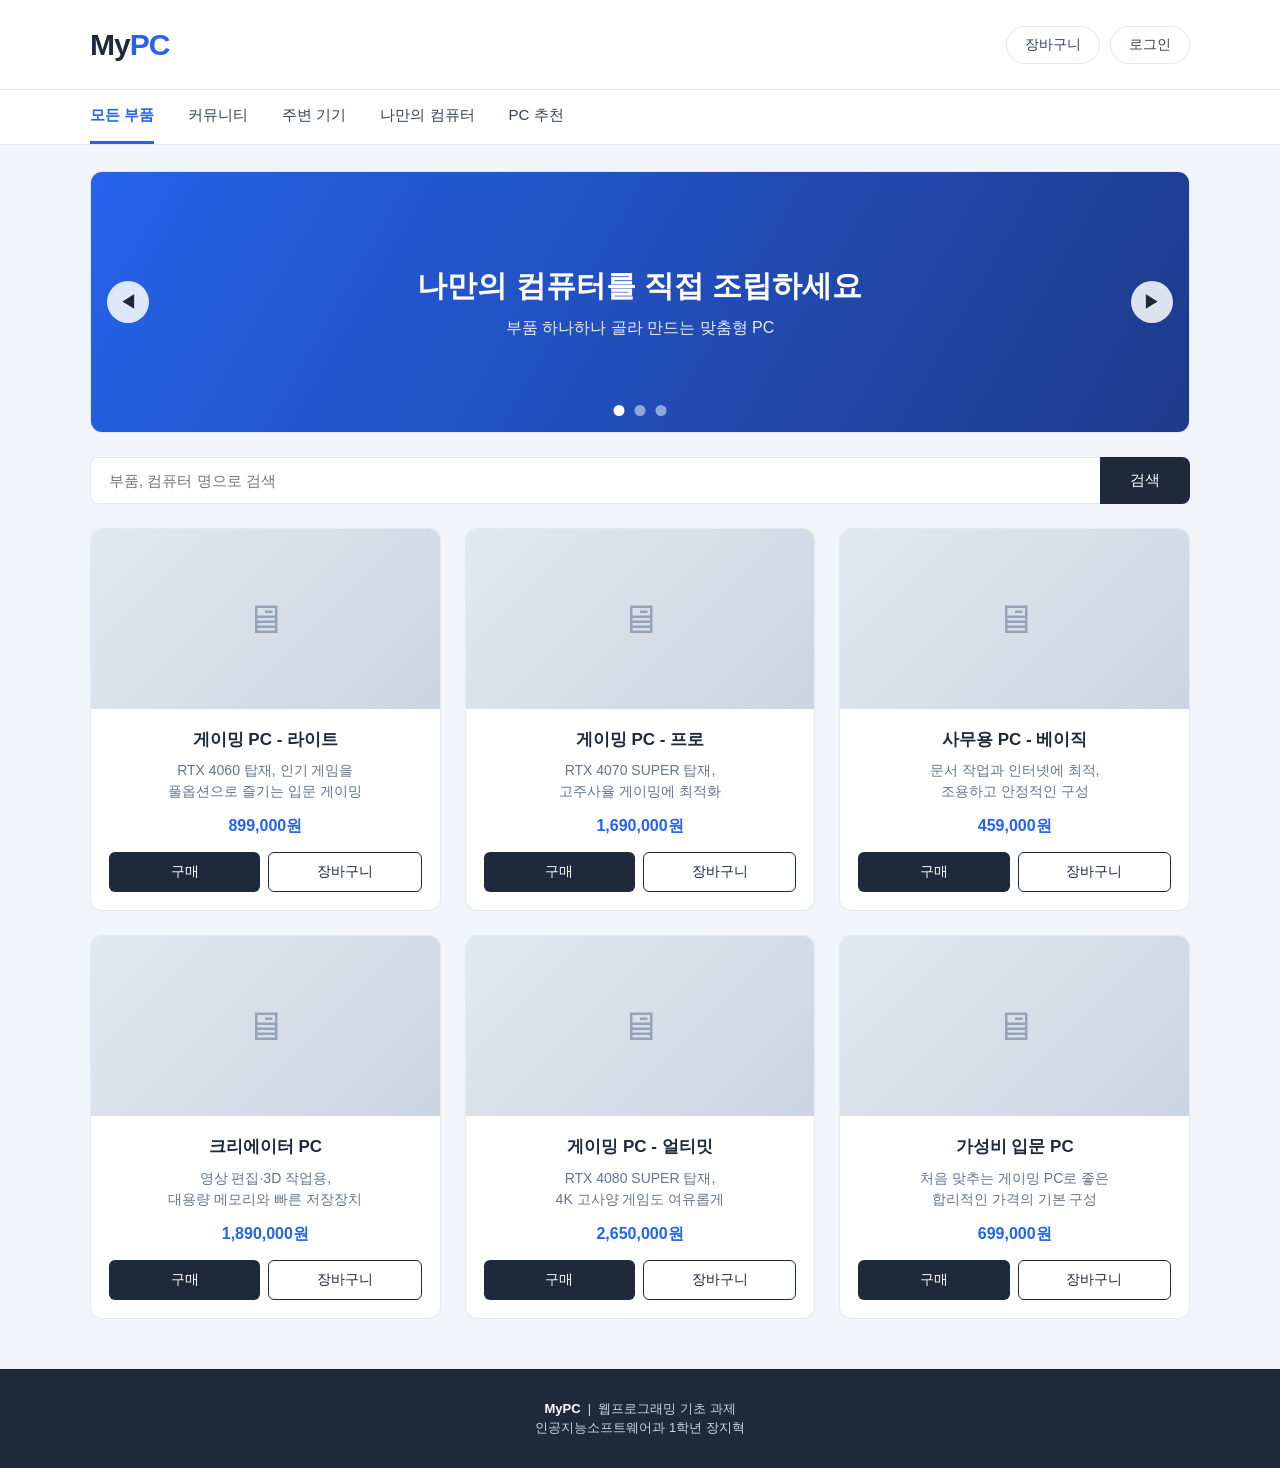
<file: computer-project/index.html>
<!DOCTYPE html>
<html lang="ko">
<head>
  <meta charset="UTF-8">
  <meta name="viewport" content="width=device-width, initial-scale=1.0">
  <title>MyPC - 나만의 컴퓨터를 만들다</title>
  <link rel="stylesheet" href="css/style.css">
</head>
<body>

  <!-- ===== 헤더: 로고 + 장바구니 / 로그인 ===== -->
  <header class="header">
    <div class="container header-inner">
      <a href="index.html" class="logo">My<span>PC</span></a>
      <div class="header-buttons">
        <!-- 장바구니 버튼: JS가 cart-badge 수량을 동적으로 업데이트 -->
        <button class="btn-outline">장바구니 <span class="cart-badge" style="display:none">0</span></button>
        <button class="btn-outline">로그인</button>
      </div>
    </div>
  </header>

  <!-- ===== 네비게이션: 페이지 이동 메뉴 ===== -->
  <nav class="nav">
    <div class="container">
      <ul>
        <li><a href="index.html" class="active">모든 부품</a></li>
        <li><a href="index.html">커뮤니티</a></li>
        <li><a href="index.html">주변 기기</a></li>
        <li><a href="my-computer.html">나만의 컴퓨터</a></li>
        <li><a href="pc-recommend.html">PC 추천</a></li>
      </ul>
    </div>
  </nav>

  <main class="container">

    <!-- ===== 이미지 슬라이드 (JavaScript 자동재생 슬라이더) =====
         원리: .slides-track을 translateX로 이동
         - 3.5초마다 자동으로 다음 슬라이드로 전환
         - 화살표 버튼 또는 하단 점(dot) 클릭으로 수동 이동 가능
    ===== -->
    <div class="slider" id="mainSlider">
      <div class="slides-track" id="slidesTrack">
        <div class="slide slide-1">
          <h2>나만의 컴퓨터를 직접 조립하세요</h2>
          <p>부품 하나하나 골라 만드는 맞춤형 PC</p>
        </div>
        <div class="slide slide-2">
          <h2>전문가가 고른 추천 PC</h2>
          <p>용도에 딱 맞는 구성으로 빠르게 구매</p>
        </div>
        <div class="slide slide-3">
          <h2>이번 주 특가 그래픽카드</h2>
          <p>인기 부품을 합리적인 가격에 만나보세요</p>
        </div>
      </div>

      <!-- 좌우 화살표 버튼 -->
      <button class="slider-arrow arrow-left" id="prevSlide">&#9664;</button>
      <button class="slider-arrow arrow-right" id="nextSlide">&#9654;</button>

      <!-- 하단 인디케이터 점 -->
      <div class="slider-dots" id="sliderDots">
        <span class="dot active"></span>
        <span class="dot"></span>
        <span class="dot"></span>
      </div>
    </div>

    <!-- ===== 검색창 ===== -->
    <div class="search-bar">
      <input type="text" id="searchInput" placeholder="부품, 컴퓨터 명으로 검색">
      <button id="searchBtn">검색</button>
    </div>

    <!-- ===== 컴퓨터 카드 그리드 (3열 x 2줄 = 6개)
         data-name: 장바구니에 저장될 상품명
         data-price: 가격 (숫자, 원 단위)
    ===== -->
    <section class="card-grid" id="cardGrid">

      <article class="card" data-name="게이밍 PC - 라이트" data-price="899000">
        <div class="card-thumb">&#128421;</div>
        <div class="card-body">
          <h3 class="card-title">게이밍 PC - 라이트</h3>
          <p class="card-desc">RTX 4060 탑재, 인기 게임을<br>풀옵션으로 즐기는 입문 게이밍</p>
          <p class="card-price">899,000원</p>
          <div class="card-buttons">
            <button class="btn-fill">구매</button>
            <button class="btn-line">장바구니</button>
          </div>
        </div>
      </article>

      <article class="card" data-name="게이밍 PC - 프로" data-price="1690000">
        <div class="card-thumb">&#128421;</div>
        <div class="card-body">
          <h3 class="card-title">게이밍 PC - 프로</h3>
          <p class="card-desc">RTX 4070 SUPER 탑재,<br>고주사율 게이밍에 최적화</p>
          <p class="card-price">1,690,000원</p>
          <div class="card-buttons">
            <button class="btn-fill">구매</button>
            <button class="btn-line">장바구니</button>
          </div>
        </div>
      </article>

      <article class="card" data-name="사무용 PC - 베이직" data-price="459000">
        <div class="card-thumb">&#128421;</div>
        <div class="card-body">
          <h3 class="card-title">사무용 PC - 베이직</h3>
          <p class="card-desc">문서 작업과 인터넷에 최적,<br>조용하고 안정적인 구성</p>
          <p class="card-price">459,000원</p>
          <div class="card-buttons">
            <button class="btn-fill">구매</button>
            <button class="btn-line">장바구니</button>
          </div>
        </div>
      </article>

      <article class="card" data-name="크리에이터 PC" data-price="1890000">
        <div class="card-thumb">&#128421;</div>
        <div class="card-body">
          <h3 class="card-title">크리에이터 PC</h3>
          <p class="card-desc">영상 편집·3D 작업용,<br>대용량 메모리와 빠른 저장장치</p>
          <p class="card-price">1,890,000원</p>
          <div class="card-buttons">
            <button class="btn-fill">구매</button>
            <button class="btn-line">장바구니</button>
          </div>
        </div>
      </article>

      <article class="card" data-name="게이밍 PC - 얼티밋" data-price="2650000">
        <div class="card-thumb">&#128421;</div>
        <div class="card-body">
          <h3 class="card-title">게이밍 PC - 얼티밋</h3>
          <p class="card-desc">RTX 4080 SUPER 탑재,<br>4K 고사양 게임도 여유롭게</p>
          <p class="card-price">2,650,000원</p>
          <div class="card-buttons">
            <button class="btn-fill">구매</button>
            <button class="btn-line">장바구니</button>
          </div>
        </div>
      </article>

      <article class="card" data-name="가성비 입문 PC" data-price="699000">
        <div class="card-thumb">&#128421;</div>
        <div class="card-body">
          <h3 class="card-title">가성비 입문 PC</h3>
          <p class="card-desc">처음 맞추는 게이밍 PC로 좋은<br>합리적인 가격의 기본 구성</p>
          <p class="card-price">699,000원</p>
          <div class="card-buttons">
            <button class="btn-fill">구매</button>
            <button class="btn-line">장바구니</button>
          </div>
        </div>
      </article>

    </section>
  </main>

  <!-- ===== 푸터 ===== -->
  <footer class="footer">
    <div class="container">
      <p><strong>MyPC</strong> &nbsp;|&nbsp; 웹프로그래밍 기초 과제</p>
      <p>인공지능소프트웨어과 1학년 장지혁</p>
    </div>
  </footer>

  <!-- ===== JavaScript ===== -->
  <script src="js/cart.js"></script>
  <script>
    /* ---- 1. 슬라이더 자동재생 (JavaScript 이벤트 + setInterval) ----
       - 변수: current(현재 슬라이드 인덱스 0~2), autoTimer(인터벌 ID)
       - goTo(index): 슬라이드 이동 함수 — translateX로 트랙 이동 + dot 클래스 변경
       - startAuto(): 3.5초마다 자동으로 다음 슬라이드로 이동
       - 화살표/점 클릭 시 clearInterval로 타이머 리셋 후 재시작
    */
    const track = document.getElementById('slidesTrack');
    const dots  = document.querySelectorAll('#sliderDots .dot');
    const TOTAL = 3; // 슬라이드 총 개수
    let current  = 0;
    let autoTimer;

    function goTo(index) {
      // 음수 인덱스 처리: -1 → 2, 3 → 0
      current = (index % TOTAL + TOTAL) % TOTAL;
      // translateX로 슬라이드 트랙 이동 (슬라이드 1개 너비 = 100/3 %)
      track.style.transform = `translateX(${-current * (100 / TOTAL)}%)`;
      // 현재 슬라이드에 맞는 dot만 active 클래스 부여
      dots.forEach((dot, i) => dot.classList.toggle('active', i === current));
    }

    function startAuto() {
      autoTimer = setInterval(() => goTo(current + 1), 3500);
    }

    // 이전 화살표 클릭
    document.getElementById('prevSlide').addEventListener('click', () => {
      clearInterval(autoTimer);
      goTo(current - 1);
      startAuto();
    });

    // 다음 화살표 클릭
    document.getElementById('nextSlide').addEventListener('click', () => {
      clearInterval(autoTimer);
      goTo(current + 1);
      startAuto();
    });

    // 하단 점(dot) 클릭
    dots.forEach((dot, i) => {
      dot.addEventListener('click', () => {
        clearInterval(autoTimer);
        goTo(i);
        startAuto();
      });
    });

    startAuto(); // 자동재생 시작


    /* ---- 2. 장바구니 모듈 초기화 (cart.js) ---- */
    Cart.init();


    /* ---- 3. 카드 버튼에 장바구니 이벤트 연결
       - querySelectorAll('.card')로 모든 카드 선택 (NodeList 반환)
       - forEach로 각 카드를 순회
       - dataset.name / dataset.price로 HTML data 속성 읽기
       - Cart.add(name, price)로 장바구니에 추가
       - showToast()로 사용자에게 피드백
    */
    document.querySelectorAll('.card').forEach(card => {
      const name  = card.dataset.name;
      const price = parseInt(card.dataset.price, 10);

      card.querySelector('.btn-fill').addEventListener('click', () => {
        Cart.add(name, price);
        showToast(`${name}을(를) 장바구니에 담았습니다!`);
      });

      card.querySelector('.btn-line').addEventListener('click', () => {
        Cart.add(name, price);
        showToast(`${name}을(를) 장바구니에 담았습니다!`);
      });
    });


    /* ---- 4. 실시간 검색 필터링
       - input 이벤트: 글자를 입력할 때마다 filterCards() 실행
       - toLowerCase()로 대소문자 구분 없이 검색
       - card-title 또는 card-desc에 검색어 포함 여부로 display 제어
    */
    const searchInput = document.getElementById('searchInput');
    const searchBtn   = document.getElementById('searchBtn');

    function filterCards() {
      const keyword = searchInput.value.trim().toLowerCase();
      document.querySelectorAll('.card').forEach(card => {
        const title = card.querySelector('.card-title').textContent.toLowerCase();
        const desc  = card.querySelector('.card-desc').textContent.toLowerCase();
        card.style.display = (title.includes(keyword) || desc.includes(keyword)) ? '' : 'none';
      });
    }

    searchInput.addEventListener('input', filterCards);  // 실시간 필터
    searchBtn.addEventListener('click', filterCards);     // 검색 버튼 클릭
  </script>

</body>
</html>
</file>
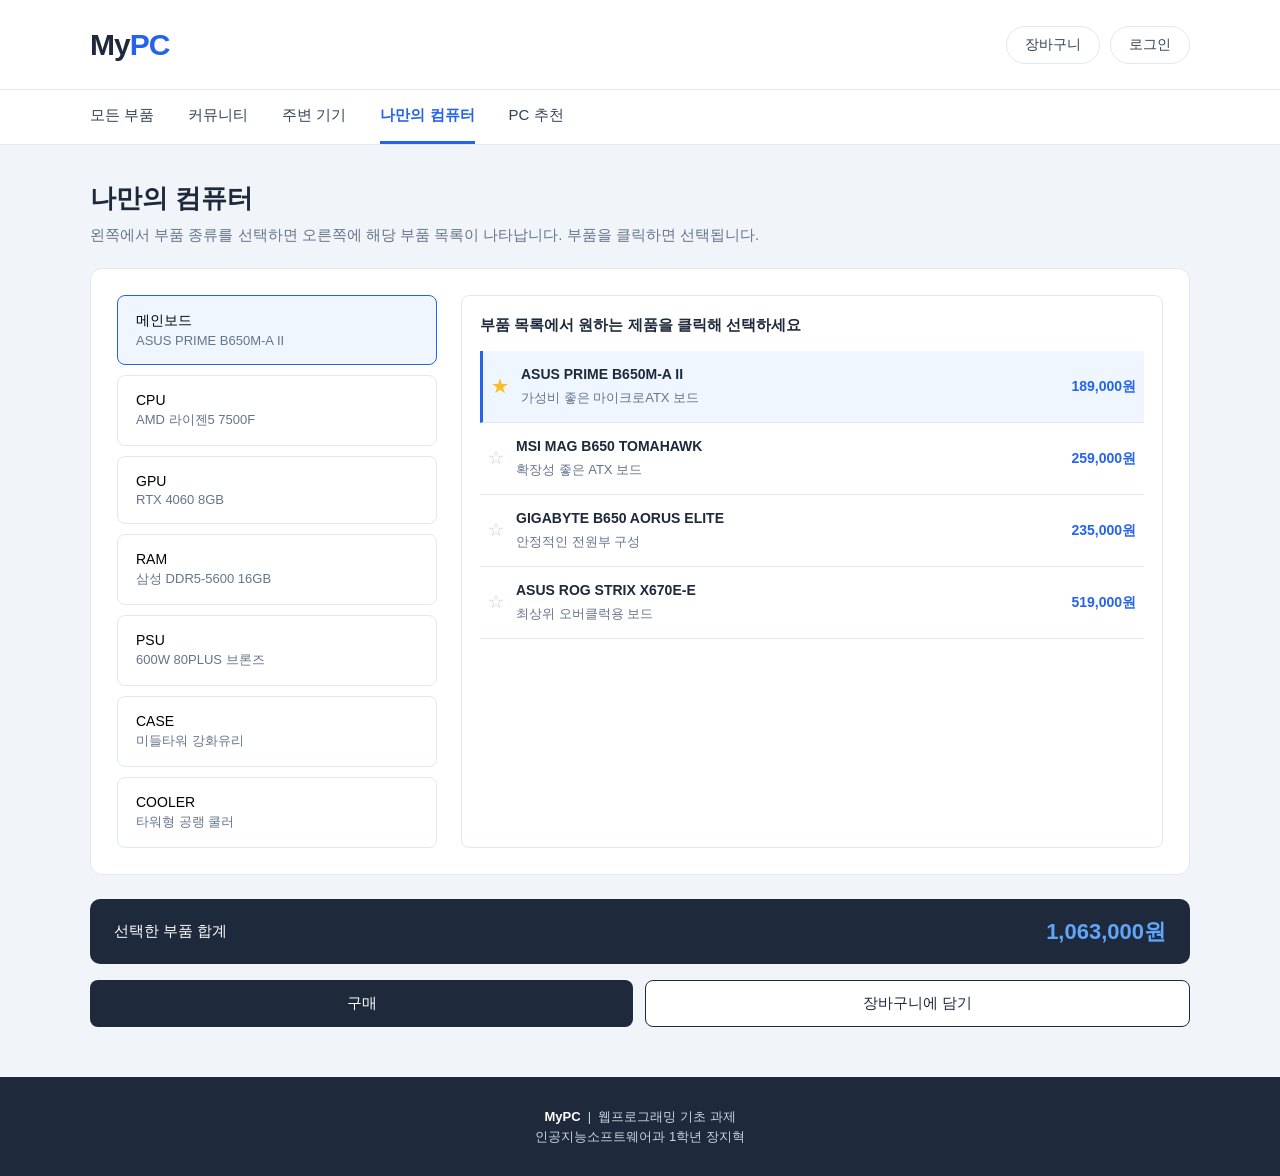
<file: computer-project/my-computer.html>
<!DOCTYPE html>
<html lang="ko">
<head>
  <meta charset="UTF-8">
  <meta name="viewport" content="width=device-width, initial-scale=1.0">
  <title>MyPC - 나만의 컴퓨터</title>
  <link rel="stylesheet" href="css/style.css">
</head>
<body>

  <!-- ===== 헤더 ===== -->
  <header class="header">
    <div class="container header-inner">
      <a href="index.html" class="logo">My<span>PC</span></a>
      <div class="header-buttons">
        <button class="btn-outline">장바구니 <span class="cart-badge" style="display:none">0</span></button>
        <button class="btn-outline">로그인</button>
      </div>
    </div>
  </header>

  <!-- ===== 네비게이션 ===== -->
  <nav class="nav">
    <div class="container">
      <ul>
        <li><a href="index.html">모든 부품</a></li>
        <li><a href="index.html">커뮤니티</a></li>
        <li><a href="index.html">주변 기기</a></li>
        <li><a href="my-computer.html" class="active">나만의 컴퓨터</a></li>
        <li><a href="pc-recommend.html">PC 추천</a></li>
      </ul>
    </div>
  </nav>

  <main class="container">

    <div class="page-title">
      <h1>나만의 컴퓨터</h1>
      <p>왼쪽에서 부품 종류를 선택하면 오른쪽에 해당 부품 목록이 나타납니다. 부품을 클릭하면 선택됩니다.</p>
    </div>

    <!-- ===== 부품 조립 박스 =====
         왼쪽 탭(카테고리): JavaScript 클릭 이벤트로 동작
         오른쪽 부품 목록: JS가 active 클래스로 표시/숨김, 클릭 선택 처리
         data-target: 탭이 열어야 할 부품 목록 종류 (mb/cpu/gpu/ram/psu/case/cooler)
         data-part: 부품 항목의 종류
         data-name / data-price: 부품 정보
    ===== -->
    <div class="builder-box">
      <div class="builder-layout">

        <!-- 왼쪽: 부품 종류 선택 버튼 (button.part-tab) -->
        <div class="part-buttons">
          <button class="part-tab active" data-target="mb">메인보드<span class="selected-name" id="sel-mb">ASUS PRIME B650M-A II</span></button>
          <button class="part-tab" data-target="cpu">CPU<span class="selected-name" id="sel-cpu">AMD 라이젠5 7500F</span></button>
          <button class="part-tab" data-target="gpu">GPU<span class="selected-name" id="sel-gpu">RTX 4060 8GB</span></button>
          <button class="part-tab" data-target="ram">RAM<span class="selected-name" id="sel-ram">삼성 DDR5-5600 16GB</span></button>
          <button class="part-tab" data-target="psu">PSU<span class="selected-name" id="sel-psu">600W 80PLUS 브론즈</span></button>
          <button class="part-tab" data-target="case">CASE<span class="selected-name" id="sel-case">미들타워 강화유리</span></button>
          <button class="part-tab" data-target="cooler">COOLER<span class="selected-name" id="sel-cooler">타워형 공랭 쿨러</span></button>
        </div>

        <!-- 오른쪽: 선택한 종류의 부품 목록 -->
        <div class="part-list-wrap">
          <h3>부품 목록에서 원하는 제품을 클릭해 선택하세요</h3>

          <!-- 메인보드 목록 (초기 표시: active 클래스) -->
          <div class="part-list list-mb active">
            <div class="part-item selected" data-part="mb" data-name="ASUS PRIME B650M-A II" data-price="189000">
              <span class="star">&#9733;</span>
              <div class="info"><strong>ASUS PRIME B650M-A II</strong><span>가성비 좋은 마이크로ATX 보드</span></div>
              <span class="item-price">189,000원</span>
            </div>
            <div class="part-item" data-part="mb" data-name="MSI MAG B650 TOMAHAWK" data-price="259000">
              <span class="star">&#9734;</span>
              <div class="info"><strong>MSI MAG B650 TOMAHAWK</strong><span>확장성 좋은 ATX 보드</span></div>
              <span class="item-price">259,000원</span>
            </div>
            <div class="part-item" data-part="mb" data-name="GIGABYTE B650 AORUS ELITE" data-price="235000">
              <span class="star">&#9734;</span>
              <div class="info"><strong>GIGABYTE B650 AORUS ELITE</strong><span>안정적인 전원부 구성</span></div>
              <span class="item-price">235,000원</span>
            </div>
            <div class="part-item" data-part="mb" data-name="ASUS ROG STRIX X670E-E" data-price="519000">
              <span class="star">&#9734;</span>
              <div class="info"><strong>ASUS ROG STRIX X670E-E</strong><span>최상위 오버클럭용 보드</span></div>
              <span class="item-price">519,000원</span>
            </div>
          </div>

          <!-- CPU 목록 -->
          <div class="part-list list-cpu">
            <div class="part-item selected" data-part="cpu" data-name="AMD 라이젠5 7500F" data-price="219000">
              <span class="star">&#9733;</span>
              <div class="info"><strong>AMD 라이젠5 7500F</strong><span>6코어 12스레드, 게이밍 입문</span></div>
              <span class="item-price">219,000원</span>
            </div>
            <div class="part-item" data-part="cpu" data-name="AMD 라이젠7 7800X3D" data-price="489000">
              <span class="star">&#9734;</span>
              <div class="info"><strong>AMD 라이젠7 7800X3D</strong><span>게이밍 성능 최강 CPU</span></div>
              <span class="item-price">489,000원</span>
            </div>
            <div class="part-item" data-part="cpu" data-name="AMD 라이젠9 7950X" data-price="689000">
              <span class="star">&#9734;</span>
              <div class="info"><strong>AMD 라이젠9 7950X</strong><span>16코어, 작업용 끝판왕</span></div>
              <span class="item-price">689,000원</span>
            </div>
            <div class="part-item" data-part="cpu" data-name="인텔 코어i5-14400F" data-price="239000">
              <span class="star">&#9734;</span>
              <div class="info"><strong>인텔 코어i5-14400F</strong><span>가성비 사무·게이밍용</span></div>
              <span class="item-price">239,000원</span>
            </div>
          </div>

          <!-- GPU 목록 -->
          <div class="part-list list-gpu">
            <div class="part-item selected" data-part="gpu" data-name="RTX 4060 8GB" data-price="379000">
              <span class="star">&#9733;</span>
              <div class="info"><strong>RTX 4060 8GB</strong><span>FHD 게이밍 입문용</span></div>
              <span class="item-price">379,000원</span>
            </div>
            <div class="part-item" data-part="gpu" data-name="RTX 4070 SUPER 12GB" data-price="869000">
              <span class="star">&#9734;</span>
              <div class="info"><strong>RTX 4070 SUPER 12GB</strong><span>QHD 고주사율 게이밍</span></div>
              <span class="item-price">869,000원</span>
            </div>
            <div class="part-item" data-part="gpu" data-name="RTX 4080 SUPER 16GB" data-price="1499000">
              <span class="star">&#9734;</span>
              <div class="info"><strong>RTX 4080 SUPER 16GB</strong><span>4K 게이밍·영상 작업용</span></div>
              <span class="item-price">1,499,000원</span>
            </div>
            <div class="part-item" data-part="gpu" data-name="RX 7800 XT 16GB" data-price="689000">
              <span class="star">&#9734;</span>
              <div class="info"><strong>RX 7800 XT 16GB</strong><span>가성비 QHD 게이밍</span></div>
              <span class="item-price">689,000원</span>
            </div>
          </div>

          <!-- RAM 목록 -->
          <div class="part-list list-ram">
            <div class="part-item selected" data-part="ram" data-name="삼성 DDR5-5600 16GB" data-price="89000">
              <span class="star">&#9733;</span>
              <div class="info"><strong>삼성 DDR5-5600 16GB</strong><span>8GB x 2, 기본 게이밍용</span></div>
              <span class="item-price">89,000원</span>
            </div>
            <div class="part-item" data-part="ram" data-name="팀그룹 DDR5-6000 32GB" data-price="169000">
              <span class="star">&#9734;</span>
              <div class="info"><strong>팀그룹 DDR5-6000 32GB</strong><span>16GB x 2, 멀티태스킹용</span></div>
              <span class="item-price">169,000원</span>
            </div>
            <div class="part-item" data-part="ram" data-name="G.SKILL DDR5-6000 64GB" data-price="359000">
              <span class="star">&#9734;</span>
              <div class="info"><strong>G.SKILL DDR5-6000 64GB</strong><span>32GB x 2, 영상 편집용</span></div>
              <span class="item-price">359,000원</span>
            </div>
            <div class="part-item" data-part="ram" data-name="삼성 DDR5-5600 8GB" data-price="45000">
              <span class="star">&#9734;</span>
              <div class="info"><strong>삼성 DDR5-5600 8GB</strong><span>8GB x 1, 사무용</span></div>
              <span class="item-price">45,000원</span>
            </div>
          </div>

          <!-- PSU 목록 -->
          <div class="part-list list-psu">
            <div class="part-item selected" data-part="psu" data-name="600W 80PLUS 브론즈" data-price="69000">
              <span class="star">&#9733;</span>
              <div class="info"><strong>600W 80PLUS 브론즈</strong><span>입문 게이밍 PC용</span></div>
              <span class="item-price">69,000원</span>
            </div>
            <div class="part-item" data-part="psu" data-name="750W 80PLUS 골드" data-price="129000">
              <span class="star">&#9734;</span>
              <div class="info"><strong>750W 80PLUS 골드</strong><span>고성능 PC 안정 공급</span></div>
              <span class="item-price">129,000원</span>
            </div>
            <div class="part-item" data-part="psu" data-name="850W 80PLUS 골드" data-price="159000">
              <span class="star">&#9734;</span>
              <div class="info"><strong>850W 80PLUS 골드</strong><span>고사양 그래픽카드용</span></div>
              <span class="item-price">159,000원</span>
            </div>
            <div class="part-item" data-part="psu" data-name="1000W 80PLUS 플래티넘" data-price="259000">
              <span class="star">&#9734;</span>
              <div class="info"><strong>1000W 80PLUS 플래티넘</strong><span>워크스테이션용</span></div>
              <span class="item-price">259,000원</span>
            </div>
          </div>

          <!-- CASE 목록 -->
          <div class="part-list list-case">
            <div class="part-item" data-part="case" data-name="미니타워 M-ATX" data-price="39000">
              <span class="star">&#9734;</span>
              <div class="info"><strong>미니타워 M-ATX</strong><span>좁은 공간용 콤팩트 케이스</span></div>
              <span class="item-price">39,000원</span>
            </div>
            <div class="part-item selected" data-part="case" data-name="미들타워 강화유리" data-price="69000">
              <span class="star">&#9733;</span>
              <div class="info"><strong>미들타워 강화유리</strong><span>가장 무난한 표준형 케이스</span></div>
              <span class="item-price">69,000원</span>
            </div>
            <div class="part-item" data-part="case" data-name="빅타워 ATX" data-price="119000">
              <span class="star">&#9734;</span>
              <div class="info"><strong>빅타워 ATX</strong><span>최고의 확장성과 쿨링</span></div>
              <span class="item-price">119,000원</span>
            </div>
            <div class="part-item" data-part="case" data-name="화이트 미들타워" data-price="89000">
              <span class="star">&#9734;</span>
              <div class="info"><strong>화이트 미들타워</strong><span>깔끔한 화이트 인테리어</span></div>
              <span class="item-price">89,000원</span>
            </div>
          </div>

          <!-- COOLER 목록 -->
          <div class="part-list list-cooler">
            <div class="part-item" data-part="cooler" data-name="공랭 기본 쿨러" data-price="19000">
              <span class="star">&#9734;</span>
              <div class="info"><strong>공랭 기본 쿨러</strong><span>CPU 기본 제공 수준</span></div>
              <span class="item-price">19,000원</span>
            </div>
            <div class="part-item selected" data-part="cooler" data-name="타워형 공랭 쿨러" data-price="49000">
              <span class="star">&#9733;</span>
              <div class="info"><strong>타워형 공랭 쿨러</strong><span>조용하고 준수한 성능</span></div>
              <span class="item-price">49,000원</span>
            </div>
            <div class="part-item" data-part="cooler" data-name="240mm 수랭 쿨러" data-price="99000">
              <span class="star">&#9734;</span>
              <div class="info"><strong>240mm 수랭 쿨러</strong><span>고성능 CPU 발열 잡기</span></div>
              <span class="item-price">99,000원</span>
            </div>
            <div class="part-item" data-part="cooler" data-name="360mm 수랭 쿨러" data-price="159000">
              <span class="star">&#9734;</span>
              <div class="info"><strong>360mm 수랭 쿨러</strong><span>최상위 CPU 쿨링 성능</span></div>
              <span class="item-price">159,000원</span>
            </div>
          </div>

        </div>
      </div>
    </div>

    <!-- 총합 가격 표시 바 (JS가 실시간으로 업데이트) -->
    <div class="builder-total-bar">
      <span>선택한 부품 합계</span>
      <strong id="builderTotal">1,063,000원</strong>
    </div>

    <!-- 하단 구매 / 장바구니 버튼 -->
    <div class="builder-actions">
      <button class="btn-fill" id="builderBuy">구매</button>
      <button class="btn-line" id="builderCart">장바구니에 담기</button>
    </div>

  </main>

  <!-- ===== 푸터 ===== -->
  <footer class="footer">
    <div class="container">
      <p><strong>MyPC</strong> &nbsp;|&nbsp; 웹프로그래밍 기초 과제</p>
      <p>인공지능소프트웨어과 1학년 장지혁</p>
    </div>
  </footer>

  <!-- ===== JavaScript ===== -->
  <script src="js/cart.js"></script>
  <script>
    /* ---- 0. 탭 전환 (JavaScript 클릭 이벤트로 카테고리 전환) ----
       querySelectorAll('.part-tab')로 7개 탭 버튼 모두 선택
       클릭 시:
         1) 모든 탭과 모든 part-list에서 active 제거
         2) 클릭된 탭과 대응하는 목록에 active 추가
       data-target으로 어떤 목록을 열지 결정 (mb → .list-mb 등)
    */
    document.querySelectorAll('.part-tab').forEach(tab => {
      tab.addEventListener('click', () => {
        const target = tab.dataset.target;

        // 모든 탭에서 active 제거
        document.querySelectorAll('.part-tab').forEach(t => t.classList.remove('active'));
        // 모든 부품 목록 숨기기
        document.querySelectorAll('.part-list').forEach(l => l.classList.remove('active'));

        // 클릭된 탭 활성화
        tab.classList.add('active');
        // 해당 목록 표시
        document.querySelector(`.list-${target}`).classList.add('active');
      });
    });


    /* ---- 1. 선택된 부품 상태 관리 (객체로 7개 카테고리 저장) ----
       각 카테고리별로 현재 선택된 { name, price }를 보관
       초기값은 HTML에서 selected 클래스가 있는 부품들
    */
    const selectedParts = {
      mb:     { name: 'ASUS PRIME B650M-A II', price: 189000 },
      cpu:    { name: 'AMD 라이젠5 7500F',      price: 219000 },
      gpu:    { name: 'RTX 4060 8GB',           price: 379000 },
      ram:    { name: '삼성 DDR5-5600 16GB',    price:  89000 },
      psu:    { name: '600W 80PLUS 브론즈',     price:  69000 },
      case:   { name: '미들타워 강화유리',       price:  69000 },
      cooler: { name: '타워형 공랭 쿨러',       price:  49000 },
    };

    /* ---- 2. 총합 가격 업데이트 함수 ----
       Object.values()로 selectedParts의 모든 값을 배열로 변환
       reduce()로 각 부품 가격을 누적 합산
       toLocaleString()으로 1063000 → "1,063,000" 형식으로 변환
    */
    function updateTotal() {
      const total = Object.values(selectedParts)
        .reduce((sum, part) => sum + part.price, 0);
      document.getElementById('builderTotal').textContent =
        total.toLocaleString() + '원';
    }

    /* ---- 3. 부품 항목 클릭 이벤트 ----
       querySelectorAll('.part-item')로 모든 부품 항목 선택
       클릭 시:
         1) 같은 카테고리(data-part) 항목의 selected 클래스 모두 제거
         2) 클릭된 항목에만 selected 클래스 추가
         3) 별 아이콘 변경 (★ / ☆)
         4) 왼쪽 패널의 selected-name 텍스트 업데이트
         5) selectedParts 객체 업데이트
         6) updateTotal()로 총합 재계산
    */
    document.querySelectorAll('.part-item').forEach(item => {
      item.addEventListener('click', () => {
        const partType = item.dataset.part;
        const name     = item.dataset.name;
        const price    = parseInt(item.dataset.price, 10);

        // 같은 카테고리 내 모든 항목에서 선택 해제
        document.querySelectorAll(`.part-item[data-part="${partType}"]`).forEach(el => {
          el.classList.remove('selected');
          el.querySelector('.star').textContent = '☆'; // 빈 별
        });

        // 클릭된 항목 선택 처리
        item.classList.add('selected');
        item.querySelector('.star').textContent = '★'; // 채워진 별

        // 왼쪽 패널 이름 업데이트
        const nameEl = document.getElementById(`sel-${partType}`);
        if (nameEl) nameEl.textContent = name;

        // 상태 저장 및 총합 업데이트
        selectedParts[partType] = { name, price };
        updateTotal();
      });
    });


    /* ---- 4. 장바구니 / 구매 버튼 ----
       선택된 7개 부품 합계 금액으로 "커스텀 PC"를 장바구니에 추가
    */
    function addCustomPC() {
      const total = Object.values(selectedParts)
        .reduce((sum, p) => sum + p.price, 0);
      Cart.add('커스텀 조립 PC', total);
      showToast('커스텀 조립 PC를 장바구니에 담았습니다!');
    }

    document.getElementById('builderBuy').addEventListener('click', addCustomPC);
    document.getElementById('builderCart').addEventListener('click', addCustomPC);


    /* ---- 5. 장바구니 모듈 초기화 ---- */
    Cart.init();
  </script>

</body>
</html>
</file>
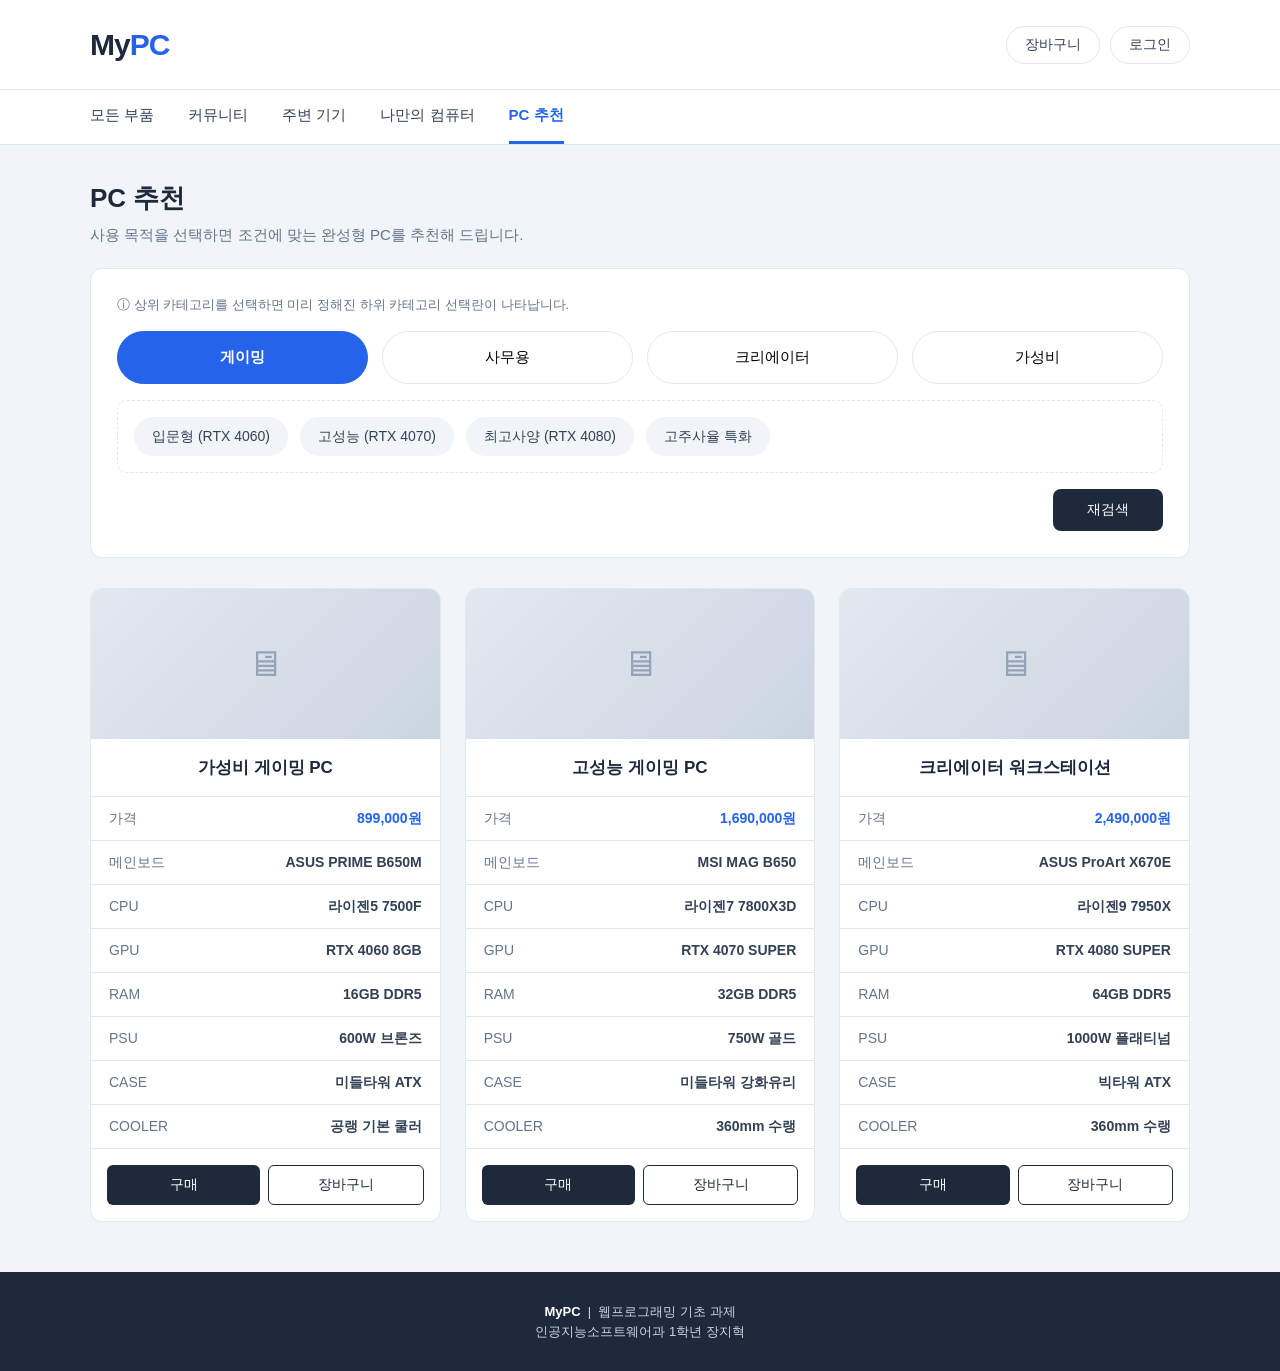
<file: computer-project/pc-recommend.html>
<!DOCTYPE html>
<html lang="ko">
<head>
  <meta charset="UTF-8">
  <meta name="viewport" content="width=device-width, initial-scale=1.0">
  <title>MyPC - PC 추천</title>
  <link rel="stylesheet" href="css/style.css">
</head>
<body>

  <!-- ===== 헤더 ===== -->
  <header class="header">
    <div class="container header-inner">
      <a href="index.html" class="logo">My<span>PC</span></a>
      <div class="header-buttons">
        <button class="btn-outline">장바구니 <span class="cart-badge" style="display:none">0</span></button>
        <button class="btn-outline">로그인</button>
      </div>
    </div>
  </header>

  <!-- ===== 네비게이션 ===== -->
  <nav class="nav">
    <div class="container">
      <ul>
        <li><a href="index.html">모든 부품</a></li>
        <li><a href="index.html">커뮤니티</a></li>
        <li><a href="index.html">주변 기기</a></li>
        <li><a href="my-computer.html">나만의 컴퓨터</a></li>
        <li><a href="pc-recommend.html" class="active">PC 추천</a></li>
      </ul>
    </div>
  </nav>

  <main class="container">

    <div class="page-title">
      <h1>PC 추천</h1>
      <p>사용 목적을 선택하면 조건에 맞는 완성형 PC를 추천해 드립니다.</p>
    </div>

    <!-- ===== 카테고리 선택 박스 (JavaScript 클릭 이벤트로 동작) ===== -->
    <div class="category-box">
      <p class="hint">&#9432; 상위 카테고리를 선택하면 미리 정해진 하위 카테고리 선택란이 나타납니다.</p>

      <!-- button.cat-btn으로 카테고리 선택, data-cat으로 대응 서브카테고리 지정 -->
      <div class="category-row">
        <button class="cat-btn active" data-cat="1">게이밍</button>
        <button class="cat-btn" data-cat="2">사무용</button>
        <button class="cat-btn" data-cat="3">크리에이터</button>
        <button class="cat-btn" data-cat="4">가성비</button>
      </div>

      <!-- active 클래스가 있는 subcategory만 표시 -->
      <div class="subcategory sub-cat1 active">
        <span>입문형 (RTX 4060)</span>
        <span>고성능 (RTX 4070)</span>
        <span>최고사양 (RTX 4080)</span>
        <span>고주사율 특화</span>
      </div>
      <div class="subcategory sub-cat2">
        <span>문서·인터넷용</span>
        <span>멀티태스킹용</span>
        <span>저소음 구성</span>
      </div>
      <div class="subcategory sub-cat3">
        <span>영상 편집용</span>
        <span>3D·렌더링용</span>
        <span>대용량 메모리</span>
      </div>
      <div class="subcategory sub-cat4">
        <span>50만원대</span>
        <span>70만원대</span>
        <span>100만원 이하</span>
      </div>

      <button class="research-btn">재검색</button>
    </div>

    <!-- ===== 추천 결과: 사양 상세 카드 3개
         data-name: 장바구니에 저장될 상품명
         data-price: 가격 (숫자, 원 단위)
    ===== -->
    <section class="spec-grid">

      <article class="spec-card" data-name="가성비 게이밍 PC" data-price="899000">
        <div class="spec-thumb">&#128421;</div>
        <h3 class="spec-name">가성비 게이밍 PC</h3>
        <div class="spec-row price"><span class="label">가격</span><span class="value">899,000원</span></div>
        <div class="spec-row"><span class="label">메인보드</span><span class="value">ASUS PRIME B650M</span></div>
        <div class="spec-row"><span class="label">CPU</span><span class="value">라이젠5 7500F</span></div>
        <div class="spec-row"><span class="label">GPU</span><span class="value">RTX 4060 8GB</span></div>
        <div class="spec-row"><span class="label">RAM</span><span class="value">16GB DDR5</span></div>
        <div class="spec-row"><span class="label">PSU</span><span class="value">600W 브론즈</span></div>
        <div class="spec-row"><span class="label">CASE</span><span class="value">미들타워 ATX</span></div>
        <div class="spec-row"><span class="label">COOLER</span><span class="value">공랭 기본 쿨러</span></div>
        <div class="card-buttons">
          <button class="btn-fill">구매</button>
          <button class="btn-line">장바구니</button>
        </div>
      </article>

      <article class="spec-card" data-name="고성능 게이밍 PC" data-price="1690000">
        <div class="spec-thumb">&#128421;</div>
        <h3 class="spec-name">고성능 게이밍 PC</h3>
        <div class="spec-row price"><span class="label">가격</span><span class="value">1,690,000원</span></div>
        <div class="spec-row"><span class="label">메인보드</span><span class="value">MSI MAG B650</span></div>
        <div class="spec-row"><span class="label">CPU</span><span class="value">라이젠7 7800X3D</span></div>
        <div class="spec-row"><span class="label">GPU</span><span class="value">RTX 4070 SUPER</span></div>
        <div class="spec-row"><span class="label">RAM</span><span class="value">32GB DDR5</span></div>
        <div class="spec-row"><span class="label">PSU</span><span class="value">750W 골드</span></div>
        <div class="spec-row"><span class="label">CASE</span><span class="value">미들타워 강화유리</span></div>
        <div class="spec-row"><span class="label">COOLER</span><span class="value">360mm 수랭</span></div>
        <div class="card-buttons">
          <button class="btn-fill">구매</button>
          <button class="btn-line">장바구니</button>
        </div>
      </article>

      <article class="spec-card" data-name="크리에이터 워크스테이션" data-price="2490000">
        <div class="spec-thumb">&#128421;</div>
        <h3 class="spec-name">크리에이터 워크스테이션</h3>
        <div class="spec-row price"><span class="label">가격</span><span class="value">2,490,000원</span></div>
        <div class="spec-row"><span class="label">메인보드</span><span class="value">ASUS ProArt X670E</span></div>
        <div class="spec-row"><span class="label">CPU</span><span class="value">라이젠9 7950X</span></div>
        <div class="spec-row"><span class="label">GPU</span><span class="value">RTX 4080 SUPER</span></div>
        <div class="spec-row"><span class="label">RAM</span><span class="value">64GB DDR5</span></div>
        <div class="spec-row"><span class="label">PSU</span><span class="value">1000W 플래티넘</span></div>
        <div class="spec-row"><span class="label">CASE</span><span class="value">빅타워 ATX</span></div>
        <div class="spec-row"><span class="label">COOLER</span><span class="value">360mm 수랭</span></div>
        <div class="card-buttons">
          <button class="btn-fill">구매</button>
          <button class="btn-line">장바구니</button>
        </div>
      </article>

    </section>
  </main>

  <!-- ===== 푸터 ===== -->
  <footer class="footer">
    <div class="container">
      <p><strong>MyPC</strong> &nbsp;|&nbsp; 웹프로그래밍 기초 과제</p>
      <p>인공지능소프트웨어과 1학년 장지혁</p>
    </div>
  </footer>

  <!-- ===== JavaScript ===== -->
  <script src="js/cart.js"></script>
  <script>
    /* ---- 1. 장바구니 초기화 ---- */
    Cart.init();

    /* ---- 2. 카테고리 탭 전환 (JavaScript 클릭 이벤트) ----
       querySelectorAll('.cat-btn')으로 4개 버튼 선택
       클릭 시:
         1) 모든 .cat-btn에서 active 제거
         2) 모든 .subcategory에서 active 제거
         3) 클릭된 버튼과 대응하는 sub-catN에 active 추가
       data-cat 속성으로 어떤 서브카테고리를 열지 결정
    */
    document.querySelectorAll('.cat-btn').forEach(btn => {
      btn.addEventListener('click', () => {
        const cat = btn.dataset.cat;

        // 모든 버튼에서 active 제거
        document.querySelectorAll('.cat-btn').forEach(b => b.classList.remove('active'));
        // 모든 서브카테고리 숨기기
        document.querySelectorAll('.subcategory').forEach(s => s.classList.remove('active'));

        // 클릭된 버튼 및 대응 서브카테고리 표시
        btn.classList.add('active');
        document.querySelector(`.sub-cat${cat}`).classList.add('active');
      });
    });

    /* ---- 3. 추천 PC 카드 버튼에 장바구니 이벤트 연결 ---- */
    document.querySelectorAll('.spec-card').forEach(card => {
      const name  = card.dataset.name;
      const price = parseInt(card.dataset.price, 10);

      card.querySelector('.btn-fill').addEventListener('click', () => {
        Cart.add(name, price);
        showToast(`${name}을(를) 장바구니에 담았습니다!`);
      });

      card.querySelector('.btn-line').addEventListener('click', () => {
        Cart.add(name, price);
        showToast(`${name}을(를) 장바구니에 담았습니다!`);
      });
    });
  </script>

</body>
</html>
</file>
<file: computer-project/css/style.css>
/* =========================================================
   MyPC - 컴퓨터 구매 사이트 공통 스타일시트
   사용 기술: CSS3 (Flexbox, Grid, 변수, 전환효과, :hover)
              JavaScript (이벤트, DOM 조작, localStorage)
   ========================================================= */

/* ----- 0. CSS 변수 (색상을 한 곳에서 관리) ----- */
:root {
  --navy: #1e293b;        /* 진한 남색 - 헤더, 글자 */
  --blue: #2563eb;        /* 포인트 파란색 - 버튼, 강조 */
  --blue-dark: #1d4ed8;   /* 버튼 호버용 진한 파랑 */
  --gray-bg: #f1f5f9;     /* 페이지 배경 */
  --line: #e2e8f0;        /* 테두리 선 색 */
  --text: #334155;        /* 본문 글자색 */
  --text-light: #64748b;  /* 옅은 글자색 */
  --white: #ffffff;
}

/* ----- 1. 기본 초기화 ----- */
* {
  margin: 0;
  padding: 0;
  box-sizing: border-box;        /* 패딩을 너비에 포함 */
}

body {
  font-family: "맑은 고딕", "Malgun Gothic", sans-serif;
  background-color: var(--gray-bg);
  color: var(--text);
  line-height: 1.5;
}

a {
  text-decoration: none;
  color: inherit;
}

img {
  display: block;
  max-width: 100%;
}

/* ----- 2. 공통 레이아웃 컨테이너 ----- */
.container {
  width: 1100px;
  max-width: 95%;
  margin: 0 auto;        /* 가운데 정렬 */
}

/* ----- 3. 헤더 (로고 + 로그인/장바구니) ----- */
.header {
  background-color: var(--white);
  border-bottom: 1px solid var(--line);
}

.header-inner {
  display: flex;
  align-items: center;
  justify-content: space-between;
  padding: 22px 0;
}

.logo {
  font-size: 30px;
  font-weight: bold;
  color: var(--navy);
  letter-spacing: -1px;
}

.logo span {
  color: var(--blue);          /* 로고 일부만 파란색 강조 */
}

.header-buttons {
  display: flex;
  gap: 10px;
}

/* 둥근 테두리 버튼 (장바구니, 로그인) */
.btn-outline {
  padding: 9px 18px;
  border: 1px solid var(--line);
  border-radius: 20px;
  background-color: var(--white);
  color: var(--text);
  font-size: 14px;
  cursor: pointer;
  transition: all 0.2s;        /* 부드러운 색 변화 */
}

.btn-outline:hover {
  border-color: var(--blue);
  color: var(--blue);
}

/* ----- 4. 네비게이션 바 ----- */
.nav {
  background-color: var(--white);
  border-bottom: 1px solid var(--line);
}

.nav ul {
  display: flex;
  list-style: none;
  gap: 34px;
}

.nav li a {
  display: block;
  padding: 14px 0;
  font-size: 15px;
  color: var(--text);
  border-bottom: 3px solid transparent;
  transition: all 0.2s;
}

.nav li a:hover {
  color: var(--blue);
}

/* 현재 페이지 메뉴 강조 */
.nav li a.active {
  color: var(--blue);
  font-weight: bold;
  border-bottom-color: var(--blue);
}

/* ----- 5. 이미지 슬라이드 (JavaScript로 제어) ----- */
.slider {
  position: relative;
  margin-top: 26px;
  border-radius: 12px;
  overflow: hidden;
  border: 1px solid var(--line);
}

.slide {
  width: 33.3333%;
  flex-shrink: 0;
  height: 260px;
  display: flex;
  flex-direction: column;
  align-items: center;
  justify-content: center;
  color: var(--white);
  text-align: center;
}

.slide h2 {
  font-size: 30px;
  margin-bottom: 8px;
}

.slide p {
  font-size: 16px;
  opacity: 0.9;
}

/* 슬라이드마다 다른 배경 그라데이션 */
.slide-1 { background: linear-gradient(120deg, #2563eb, #1e3a8a); }
.slide-2 { background: linear-gradient(120deg, #0f766e, #115e59); }
.slide-3 { background: linear-gradient(120deg, #7c3aed, #4c1d95); }

/* 좌우 화살표 버튼 */
.slider-arrow {
  position: absolute;
  top: 50%;
  transform: translateY(-50%);
  width: 42px;
  height: 42px;
  background-color: rgba(255, 255, 255, 0.85);
  border-radius: 50%;
  display: flex;
  align-items: center;
  justify-content: center;
  font-size: 18px;
  color: var(--navy);
  cursor: pointer;
  transition: background-color 0.2s;
  z-index: 2;
  border: none;
  appearance: none;
}

.slider-arrow:hover {
  background-color: var(--white);
}

.arrow-left  { left: 16px; }
.arrow-right { right: 16px; }

/* 하단 동그란 인디케이터 */
.slider-dots {
  position: absolute;
  bottom: 16px;
  left: 50%;
  transform: translateX(-50%);
  display: flex;
  gap: 10px;
  z-index: 2;
}

/* ----- 6. 검색창 ----- */
.search-bar {
  display: flex;
  margin: 24px 0;
}

.search-bar input {
  flex: 1;                     /* 남는 공간을 모두 차지 */
  padding: 14px 18px;
  border: 1px solid var(--line);
  border-right: none;
  border-radius: 8px 0 0 8px;
  font-size: 15px;
  outline: none;
}

.search-bar input:focus {
  border-color: var(--blue);
}

.search-bar button {
  padding: 0 30px;
  background-color: var(--navy);
  color: var(--white);
  border: none;
  border-radius: 0 8px 8px 0;
  font-size: 15px;
  cursor: pointer;
  transition: background-color 0.2s;
}

.search-bar button:hover {
  background-color: var(--blue);
}

/* ----- 7. 컴퓨터 카드 그리드 (메인 페이지) ----- */
.card-grid {
  display: grid;
  grid-template-columns: repeat(3, 1fr);   /* 3열 그리드 */
  gap: 24px;
  margin-bottom: 50px;
}

.card {
  background-color: var(--white);
  border: 1px solid var(--line);
  border-radius: 12px;
  overflow: hidden;
  transition: transform 0.2s, box-shadow 0.2s;
}

/* 카드에 마우스를 올리면 살짝 떠오르는 효과 */
.card:hover {
  transform: translateY(-6px);
  box-shadow: 0 10px 24px rgba(30, 41, 59, 0.12);
}

/* 사진 자리 - 실제 이미지 대신 CSS 로 만든 플레이스홀더 */
.card-thumb {
  height: 180px;
  background: linear-gradient(135deg, #e2e8f0, #cbd5e1);
  display: flex;
  align-items: center;
  justify-content: center;
  font-size: 40px;
  color: #94a3b8;
}

.card-body {
  padding: 18px;
  text-align: center;
}

.card-title {
  font-size: 17px;
  font-weight: bold;
  color: var(--navy);
  margin-bottom: 8px;
}

.card-desc {
  font-size: 14px;
  color: var(--text-light);
  margin-bottom: 12px;
  min-height: 42px;            /* 설명 길이가 달라도 높이 통일 */
}

.card-price {
  font-size: 16px;
  font-weight: bold;
  color: var(--blue);
  margin-bottom: 14px;
}

.card-buttons {
  display: flex;
  gap: 8px;
}

/* 채워진 버튼 (구매) / 테두리 버튼 (장바구니) */
.btn-fill {
  flex: 1;
  padding: 10px 0;
  background-color: var(--navy);
  color: var(--white);
  border: none;
  border-radius: 6px;
  font-size: 14px;
  cursor: pointer;
  transition: background-color 0.2s;
}

.btn-fill:hover {
  background-color: var(--blue);
}

.btn-line {
  flex: 1;
  padding: 10px 0;
  background-color: var(--white);
  color: var(--navy);
  border: 1px solid var(--navy);
  border-radius: 6px;
  font-size: 14px;
  cursor: pointer;
  transition: all 0.2s;
}

.btn-line:hover {
  background-color: var(--navy);
  color: var(--white);
}

/* ----- 8. 페이지 제목 ----- */
.page-title {
  margin: 34px 0 22px;
}

.page-title h1 {
  font-size: 26px;
  color: var(--navy);
}

.page-title p {
  margin-top: 6px;
  font-size: 15px;
  color: var(--text-light);
}

/* ====== PC 추천 페이지 전용 스타일 ====== */

/* ----- 9. 카테고리 선택 박스 ----- */
.category-box {
  background-color: var(--white);
  border: 1px solid var(--line);
  border-radius: 12px;
  padding: 26px;
  margin-bottom: 30px;
}

.category-box .hint {
  font-size: 13px;
  color: var(--text-light);
  margin-bottom: 16px;
}

/* 상위 카테고리 버튼 줄 */
.category-row {
  display: flex;
  gap: 14px;
  margin-bottom: 16px;
}

/* JavaScript로 active 클래스를 추가/제거하여 선택 상태 표시 */
.category-row .cat-btn {
  flex: 1;
  padding: 16px 0;
  text-align: center;
  border: 1px solid var(--line);
  border-radius: 30px;
  background-color: var(--white);
  font-size: 15px;
  font-family: inherit;
  cursor: pointer;
  transition: all 0.2s;
}

.category-row .cat-btn:hover {
  border-color: var(--blue);
  color: var(--blue);
}

.category-row .cat-btn.active {
  background-color: var(--blue);
  border-color: var(--blue);
  color: var(--white);
  font-weight: bold;
}

/* 하위 카테고리 줄 - 평소엔 숨김, active 클래스로 표시 */
.subcategory {
  display: none;
  gap: 12px;
  flex-wrap: wrap;
  padding: 16px;
  border: 1px dashed var(--line);
  border-radius: 10px;
  margin-bottom: 10px;
}

.subcategory.active {
  display: flex;
}

.subcategory span {
  padding: 9px 18px;
  background-color: var(--gray-bg);
  border-radius: 20px;
  font-size: 14px;
  color: var(--text);
}

.research-btn {
  display: block;
  margin-left: auto;
  margin-top: 16px;
  padding: 12px 34px;
  background-color: var(--navy);
  color: var(--white);
  border: none;
  border-radius: 8px;
  font-size: 14px;
  cursor: pointer;
  transition: background-color 0.2s;
}

.research-btn:hover {
  background-color: var(--blue);
}

/* ----- 10. 사양 상세 카드 (PC 추천 결과) ----- */
.spec-grid {
  display: grid;
  grid-template-columns: repeat(3, 1fr);
  gap: 24px;
  margin-bottom: 50px;
}

.spec-card {
  background-color: var(--white);
  border: 1px solid var(--line);
  border-radius: 12px;
  overflow: hidden;
  transition: transform 0.2s, box-shadow 0.2s;
}

.spec-card:hover {
  transform: translateY(-6px);
  box-shadow: 0 10px 24px rgba(30, 41, 59, 0.12);
}

.spec-thumb {
  height: 150px;
  background: linear-gradient(135deg, #e2e8f0, #cbd5e1);
  display: flex;
  align-items: center;
  justify-content: center;
  font-size: 36px;
  color: #94a3b8;
}

.spec-name {
  text-align: center;
  font-size: 17px;
  font-weight: bold;
  color: var(--navy);
  padding: 16px;
  border-bottom: 1px solid var(--line);
}

/* 사양 한 줄 (항목명 + 값) */
.spec-row {
  display: flex;
  justify-content: space-between;
  padding: 11px 18px;
  font-size: 14px;
  border-bottom: 1px solid var(--line);
}

.spec-row .label {
  color: var(--text-light);
}

.spec-row .value {
  color: var(--text);
  font-weight: bold;
}

.spec-row.price .value {
  color: var(--blue);
}

.spec-card .card-buttons {
  padding: 16px;
}

/* ====== 나만의 컴퓨터 페이지 전용 스타일 ====== */

/* ----- 11. 부품 선택 영역 (왼쪽 버튼 + 오른쪽 목록) ----- */
.builder-box {
  background-color: var(--white);
  border: 1px solid var(--line);
  border-radius: 12px;
  padding: 26px;
  margin-bottom: 24px;
}

.builder-layout {
  display: flex;
  gap: 24px;
}

/* 왼쪽: 부품 종류 선택 버튼 7개 */
.part-buttons {
  width: 320px;
  display: flex;
  flex-direction: column;
  gap: 10px;
}

/* JavaScript로 active 클래스를 추가/제거하여 탭 선택 상태 표시 */
.part-buttons .part-tab {
  padding: 16px 18px;
  border: 1px solid var(--line);
  border-radius: 8px;
  background-color: var(--white);
  font-size: 14px;
  font-family: inherit;
  text-align: left;
  cursor: pointer;
  transition: all 0.2s;
}

.part-buttons .part-tab:hover {
  border-color: var(--blue);
}

.part-buttons .part-tab .selected-name {
  display: block;
  font-size: 13px;
  color: var(--text-light);
  margin-top: 3px;
}

.part-buttons .part-tab.active {
  border-color: var(--blue);
  background-color: #eff6ff;
}

/* 오른쪽: 선택한 종류의 부품 목록 */
.part-list-wrap {
  flex: 1;
  border: 1px solid var(--line);
  border-radius: 8px;
  padding: 18px;
}

.part-list-wrap h3 {
  font-size: 15px;
  color: var(--navy);
  margin-bottom: 14px;
}

/* 목록은 평소엔 숨기고, JS가 active 클래스 추가 시 표시 */
.part-list {
  display: none;
  max-height: 360px;
  overflow-y: auto;
}

.part-list.active {
  display: block;
}

/* 부품 목록 한 줄 */
.part-item {
  display: flex;
  align-items: center;
  gap: 12px;
  padding: 13px 8px;
  border-bottom: 1px solid var(--line);
  transition: background-color 0.2s;
}

.part-item:hover {
  background-color: var(--gray-bg);
}

.part-item .star {
  font-size: 16px;
  color: #cbd5e1;
}

.part-item .info {
  flex: 1;
}

.part-item .info strong {
  display: block;
  font-size: 14px;
  color: var(--navy);
}

.part-item .info span {
  font-size: 13px;
  color: var(--text-light);
}

.part-item .item-price {
  font-size: 14px;
  font-weight: bold;
  color: var(--blue);
}

/* 빌더 하단 구매 / 장바구니 버튼 */
.builder-actions {
  display: flex;
  justify-content: flex-end;
  gap: 12px;
  margin-bottom: 50px;
}

.builder-actions button {
  padding: 13px 40px;
  border-radius: 8px;
  font-size: 15px;
  cursor: pointer;
}

/* ====== JavaScript 기능 전용 스타일 ====== */

/* ----- JS 슬라이더 트랙 ----- */
.slides-track {
  display: flex;
  width: 300%;
  transition: transform 0.5s ease;
}

.slider-dots .dot {
  width: 11px;
  height: 11px;
  border-radius: 50%;
  background-color: rgba(255, 255, 255, 0.5);
  cursor: pointer;
  transition: background-color 0.2s;
  display: inline-block;
}

.slider-dots .dot.active {
  background-color: var(--white);
}

/* ----- 장바구니 배지 ----- */
.cart-badge {
  display: inline-flex;
  align-items: center;
  justify-content: center;
  min-width: 18px;
  height: 18px;
  background-color: var(--blue);
  color: var(--white);
  border-radius: 9px;
  font-size: 11px;
  font-weight: bold;
  margin-left: 4px;
  padding: 0 4px;
}

/* ----- 토스트 알림 ----- */
.toast-notification {
  position: fixed;
  bottom: 32px;
  left: 50%;
  transform: translateX(-50%) translateY(16px);
  background-color: var(--navy);
  color: var(--white);
  padding: 14px 28px;
  border-radius: 30px;
  font-size: 14px;
  opacity: 0;
  transition: opacity 0.3s ease, transform 0.3s ease;
  z-index: 9999;
  white-space: nowrap;
  pointer-events: none;
}

.toast-notification.show {
  opacity: 1;
  transform: translateX(-50%) translateY(0);
}

/* ----- 부품 선택 강조 (나만의 컴퓨터) ----- */
.part-item.selected {
  background-color: #eff6ff;
  border-left: 3px solid var(--blue);
}

.part-item.selected .star {
  color: #fbbf24;
  font-size: 18px;
}

/* ----- 총합 가격 바 (나만의 컴퓨터) ----- */
.builder-total-bar {
  display: flex;
  justify-content: space-between;
  align-items: center;
  background-color: var(--navy);
  color: var(--white);
  padding: 16px 24px;
  border-radius: 10px;
  margin-bottom: 16px;
  font-size: 15px;
}

.builder-total-bar strong {
  font-size: 22px;
  color: #60a5fa;
}

/* ----- 장바구니 모달 ----- */
.cart-modal-overlay {
  position: fixed;
  inset: 0;
  background: rgba(0, 0, 0, 0.5);
  z-index: 1000;
  display: flex;
  align-items: center;
  justify-content: center;
}

.cart-modal {
  background: var(--white);
  border-radius: 16px;
  width: 480px;
  max-width: 95vw;
  max-height: 80vh;
  overflow-y: auto;
  display: flex;
  flex-direction: column;
}

.cart-modal-header {
  display: flex;
  justify-content: space-between;
  align-items: center;
  padding: 20px 24px;
  border-bottom: 1px solid var(--line);
  position: sticky;
  top: 0;
  background: var(--white);
  z-index: 1;
}

.cart-modal-header h2 {
  font-size: 20px;
  color: var(--navy);
}

.cart-close {
  background: none;
  border: none;
  font-size: 20px;
  cursor: pointer;
  color: var(--text-light);
  line-height: 1;
  padding: 4px;
}

.cart-close:hover {
  color: var(--navy);
}

.cart-empty {
  padding: 56px 24px;
  text-align: center;
  color: var(--text-light);
  font-size: 15px;
}

.cart-items {
  padding: 0 24px;
  flex: 1;
}

.cart-row {
  padding: 16px 0;
  border-bottom: 1px solid var(--line);
}

.cart-row-info {
  display: flex;
  justify-content: space-between;
  align-items: center;
  margin-bottom: 10px;
}

.cart-row-name {
  font-size: 15px;
  color: var(--navy);
  font-weight: bold;
}

.cart-row-price {
  font-size: 15px;
  color: var(--blue);
  font-weight: bold;
}

.cart-row-qty {
  display: flex;
  align-items: center;
  gap: 8px;
  font-size: 14px;
}

.qty-btn {
  width: 28px;
  height: 28px;
  border-radius: 50%;
  border: 1px solid var(--line);
  background: var(--white);
  cursor: pointer;
  font-size: 15px;
  display: flex;
  align-items: center;
  justify-content: center;
  transition: background-color 0.15s;
}

.qty-btn:hover {
  background-color: var(--gray-bg);
}

.qty-btn.del {
  color: #ef4444;
  border-color: #fecaca;
  margin-left: 6px;
}

.qty-btn.del:hover {
  background-color: #fef2f2;
}

.cart-footer {
  display: flex;
  justify-content: space-between;
  align-items: center;
  padding: 16px 24px;
  border-top: 2px solid var(--navy);
  font-size: 15px;
  color: var(--text);
  sticky: bottom;
}

.cart-footer strong {
  font-size: 22px;
  color: var(--blue);
}

.cart-checkout {
  display: block;
  width: calc(100% - 48px);
  margin: 16px 24px 20px;
  padding: 14px;
  background-color: var(--navy);
  color: var(--white);
  border: none;
  border-radius: 8px;
  font-size: 15px;
  cursor: pointer;
  transition: background-color 0.2s;
}

.cart-checkout:hover {
  background-color: var(--blue);
}

/* ----- 12. 푸터 ----- */
.footer {
  background-color: var(--navy);
  color: #cbd5e1;
  padding: 30px 0;
  text-align: center;
  font-size: 13px;
}

.footer strong {
  color: var(--white);
}
</file>
